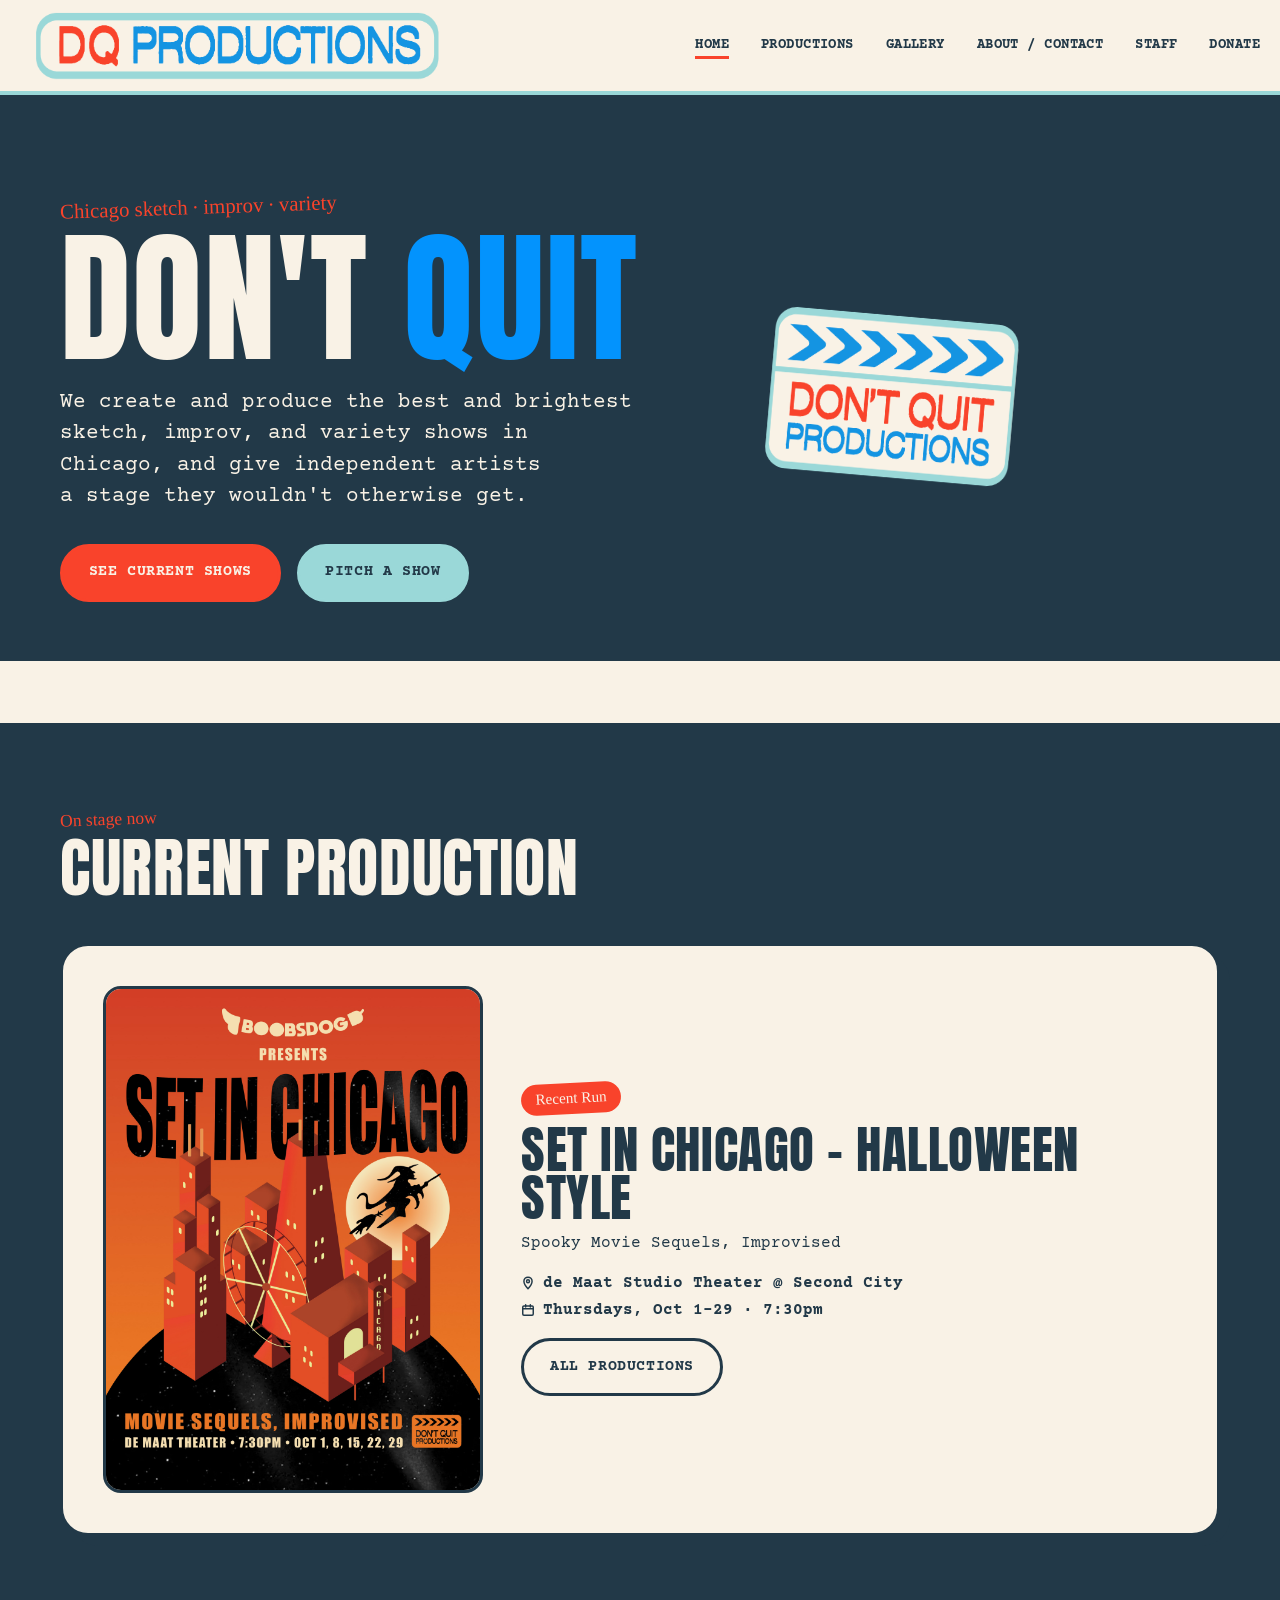
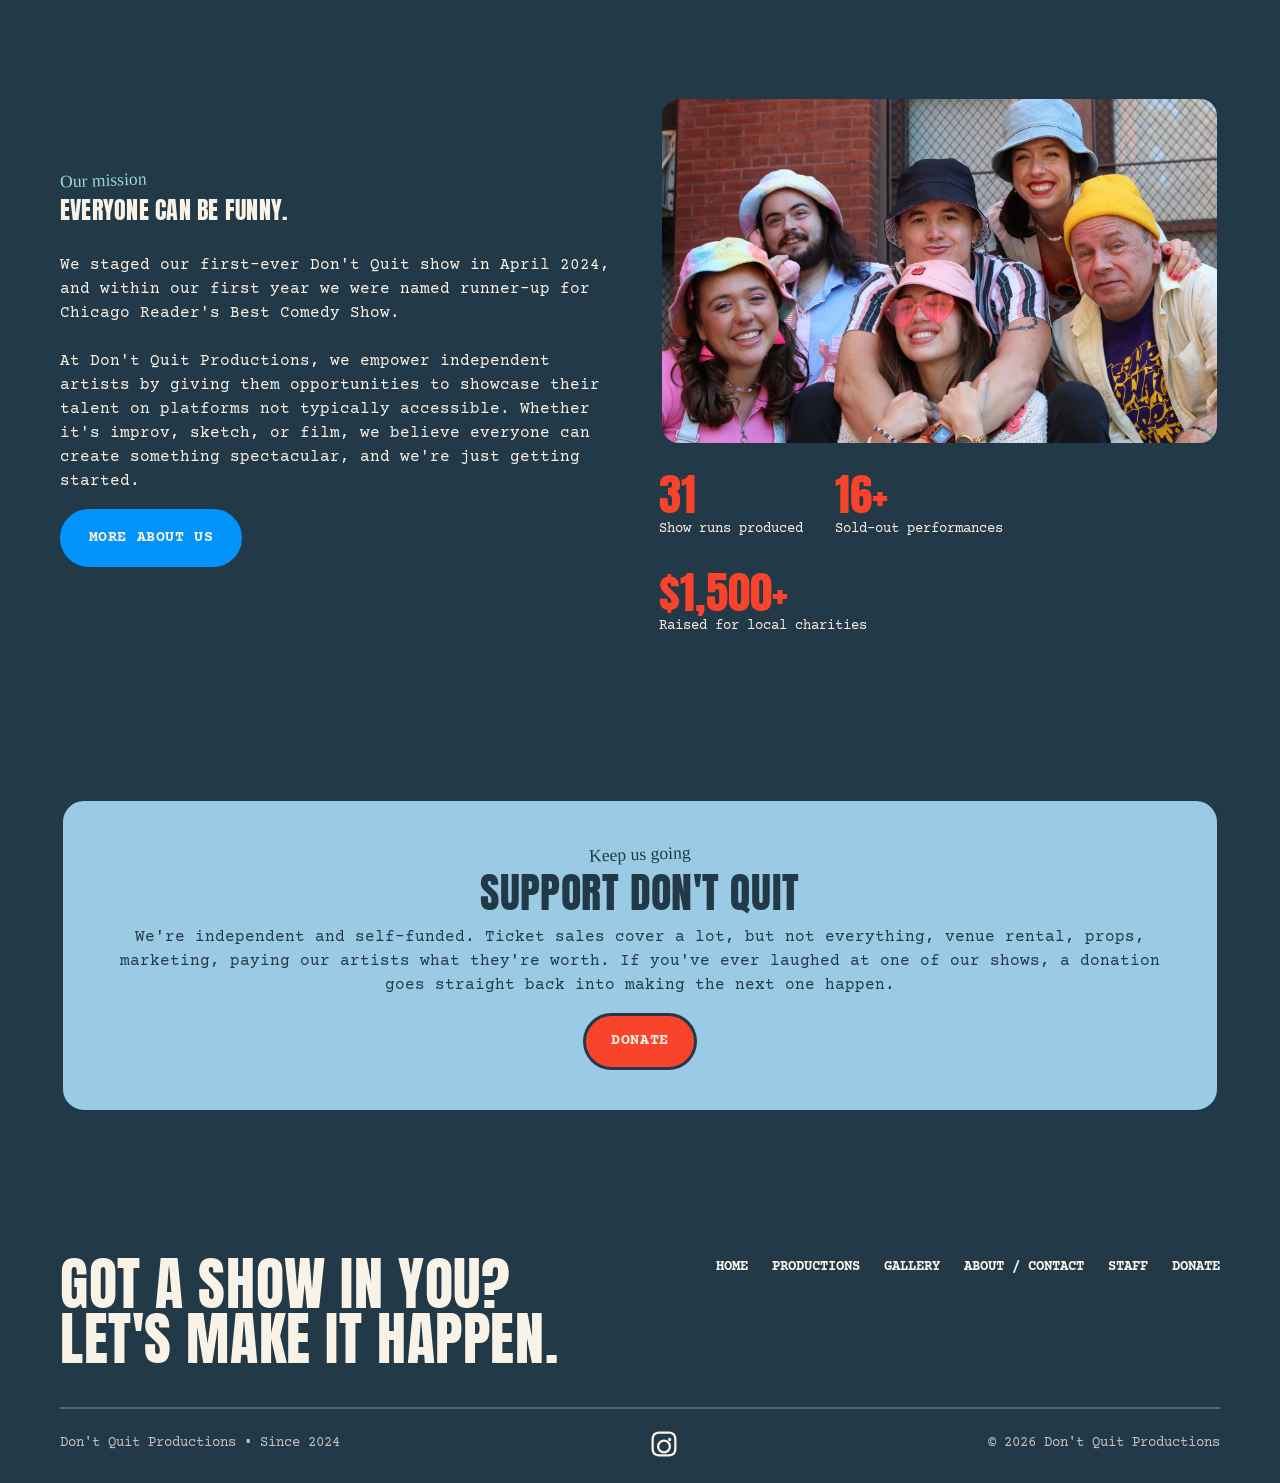
<file: index.html>
<!doctype html>
<html lang="en">
<head>
<meta charset="UTF-8">
<meta name="viewport" content="width=device-width, initial-scale=1.0">
<title>Don't Quit Productions | Chicago Sketch, Improv &amp; Variety</title>
<meta name="description" content="Don't Quit Productions creates and produces sketch, improv, and variety shows in Chicago, giving independent artists a stage they wouldn't otherwise get.">
<link rel="icon" href="/assets/img/dqp-mark.png">
<link rel="preconnect" href="https://fonts.googleapis.com">
<link rel="preconnect" href="https://fonts.gstatic.com" crossorigin>
<link href="https://fonts.googleapis.com/css2?family=Anton&family=Courier+Prime:ital,wght@0,400;0,700;1,400;1,700&family=Permanent+Marker&display=swap" rel="stylesheet">
<link rel="stylesheet" href="/css/style.css">
</head>
<body>

<header class="site-header">
  <div class="wrap nav">
    <a href="/" class="nav__logo"><img src="/assets/img/dqp-lockup-horizontal-cropped.png" alt="Don't Quit Productions"></a>
    <button class="nav__toggle" aria-label="Toggle menu"><span></span><span></span><span></span></button>
    <ul class="nav__links">
      <li><a href="/" class="is-active">Home</a></li>
      <li><a href="/productions.html">Productions</a></li>
      <li><a href="/gallery.html">Gallery</a></li>
      <li><a href="/about.html">About / Contact</a></li>
      <li><a href="/staff.html">Staff</a></li>
      <li><a href="/#donate">Donate</a></li>
    </ul>
  </div>
</header>

<section class="hero">
  <div class="wrap hero__row">
    <div>
      <span class="hero__eyebrow" id="hero-eyebrow">Chicago sketch · improv · variety</span>
      <h1 id="hero-title">Don't <span>Quit</span></h1>
      <p class="hero__sub" id="hero-sub">
        We create and produce the best and brightest sketch, improv, and variety shows in Chicago,
        and give independent artists a stage they wouldn't otherwise get.
      </p>
      <div class="hero__ctas">
        <a href="/productions.html" class="btn btn-red">See Current Shows</a>
        <a href="/about.html" class="btn btn-mint">Pitch a Show</a>
      </div>
    </div>
    <img class="hero__badge" src="/assets/img/dqp-lockup-full-cropped.png" alt="Don't Quit Productions">
  </div>
</section>

<div class="marquee">
  <div class="marquee__track" id="marquee-track">Loading shows <span>&bull;</span></div>
</div>

<section>
  <div class="wrap">
    <div class="section-head">
      <div>
        <span class="eyebrow">On stage now</span>
        <h2 id="spotlight-heading">Current Production</h2>
      </div>
    </div>
    <div class="spotlight" id="spotlight">
      <div class="spotlight__poster"></div>
      <div><p>Loading current show…</p></div>
    </div>
  </div>
</section>

<section class="section--navy">
  <div class="wrap mission">
    <div>
      <span class="eyebrow" id="mission-eyebrow">Our mission</span>
      <h2 id="mission-title">Everyone can be funny.</h2>
      <p class="mt-2" id="mission-body">
        At Don't Quit Productions, we empower independent artists by giving them opportunities to
        showcase their talent on platforms not typically accessible.
      </p>
      <a href="/about.html" class="btn btn-blue">More About Us</a>
    </div>
    <div>
      <div class="mission__media"><img id="mission-photo" src="" alt="Don't Quit Productions"></div>
      <div class="mission__stats" id="mission-stats"></div>
    </div>
  </div>
</section>

<section id="donate">
  <div class="wrap">
    <div class="pitch-box pitch-box--support">
      <span class="eyebrow" id="support-eyebrow">Keep us going</span>
      <h3 id="support-title">Support Don't Quit</h3>
      <p id="support-body">Loading&hellip;</p>
      <a class="btn btn-red" id="support-cta" href="#">Donate</a>
    </div>
  </div>
</section>

<footer class="site-footer">
  <div class="wrap">
    <div class="footer-top">
      <h2>Got a show in you? Let's make it happen.</h2>
      <ul class="footer-links">
        <li><a href="/">Home</a></li>
        <li><a href="/productions.html">Productions</a></li>
        <li><a href="/gallery.html">Gallery</a></li>
        <li><a href="/about.html">About / Contact</a></li>
        <li><a href="/staff.html">Staff</a></li>
        <li><a href="/#donate">Donate</a></li>
      </ul>
    </div>
    <div class="footer-bottom">
      <span>Don't Quit Productions • Since 2024</span>
      <div class="footer-links" id="social-links"></div>
      <span>&copy; <span id="footer-year"></span> Don't Quit Productions</span>
    </div>
  </div>
</footer>

<script src="/js/main.js"></script>
<script src="/js/home.js"></script>
<script src="https://identity.netlify.com/v1/netlify-identity-widget.js"></script>
<script>
  if (window.netlifyIdentity) {
    window.netlifyIdentity.on("init", user => {
      if (!user) {
        window.netlifyIdentity.on("login", () => { document.location.href = "/admin/"; });
      }
    });
  }
</script>
</body>
</html>
</file>
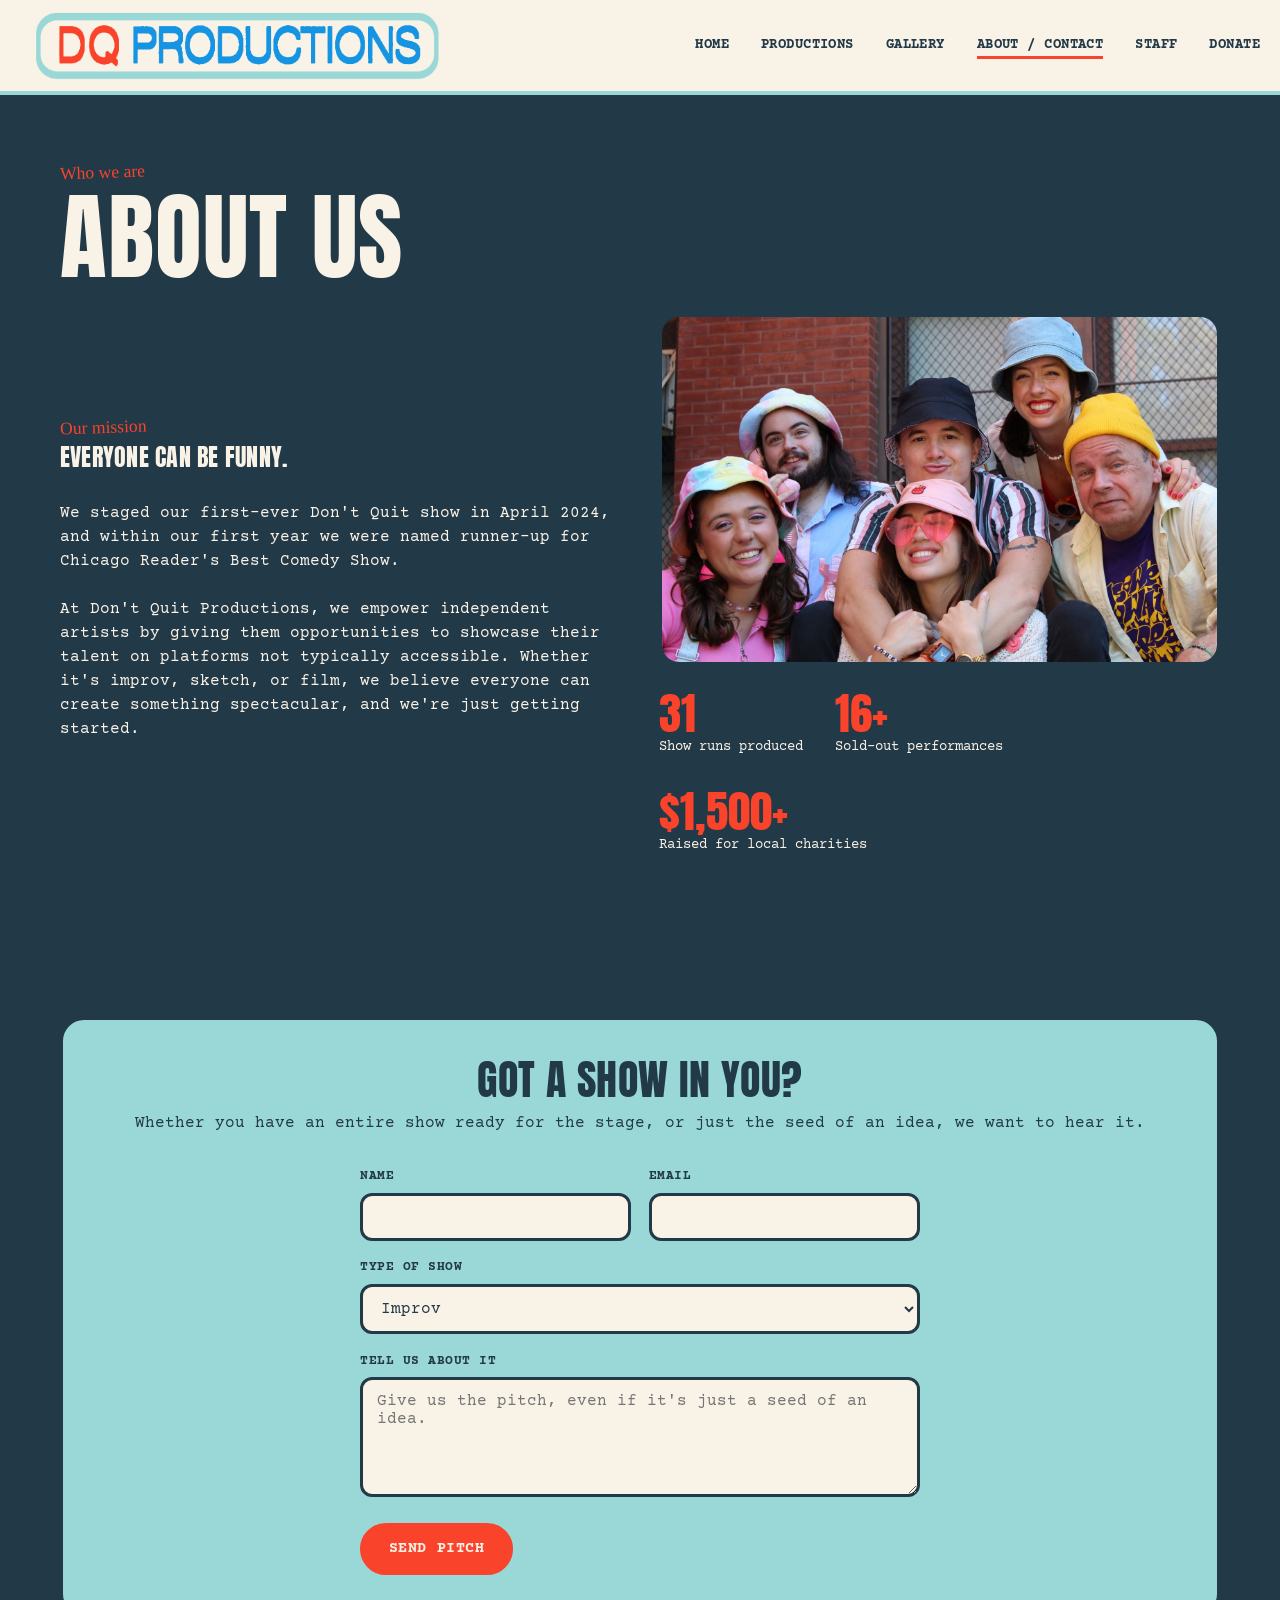
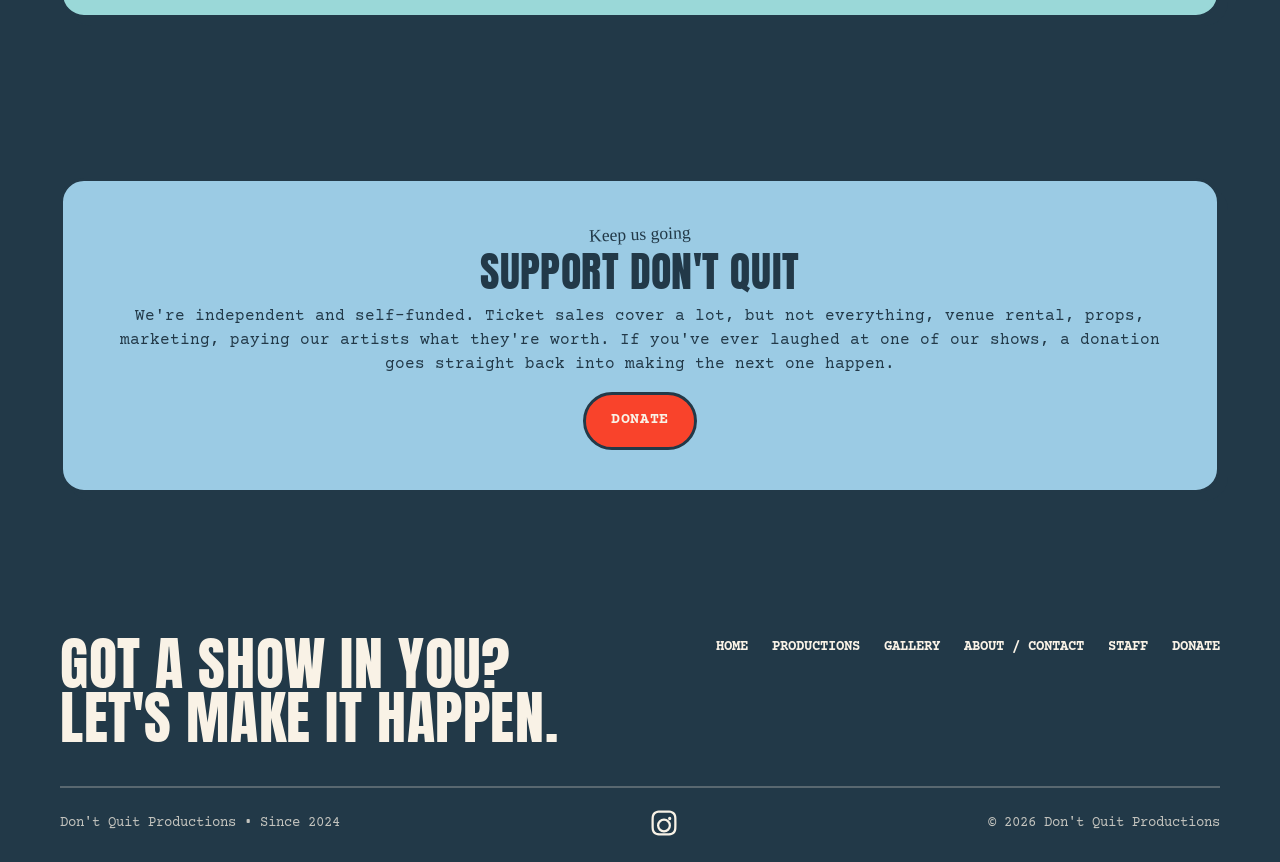
<file: about.html>
<!doctype html>
<html lang="en">
<head>
<meta charset="UTF-8">
<meta name="viewport" content="width=device-width, initial-scale=1.0">
<title>About &amp; Contact | Don't Quit Productions</title>
<meta name="description" content="Learn about Don't Quit Productions' mission and how to pitch a show.">
<link rel="icon" href="/assets/img/dqp-mark.png">
<link rel="preconnect" href="https://fonts.googleapis.com">
<link rel="preconnect" href="https://fonts.gstatic.com" crossorigin>
<link href="https://fonts.googleapis.com/css2?family=Anton&family=Courier+Prime:ital,wght@0,400;0,700;1,400;1,700&family=Permanent+Marker&display=swap" rel="stylesheet">
<link rel="stylesheet" href="/css/style.css">
</head>
<body>

<header class="site-header">
  <div class="wrap nav">
    <a href="/" class="nav__logo"><img src="/assets/img/dqp-lockup-horizontal-cropped.png" alt="Don't Quit Productions"></a>
    <button class="nav__toggle" aria-label="Toggle menu"><span></span><span></span><span></span></button>
    <ul class="nav__links">
      <li><a href="/">Home</a></li>
      <li><a href="/productions.html">Productions</a></li>
      <li><a href="/gallery.html">Gallery</a></li>
      <li><a href="/about.html" class="is-active">About / Contact</a></li>
      <li><a href="/staff.html">Staff</a></li>
      <li><a href="/#donate">Donate</a></li>
    </ul>
  </div>
</header>

<section class="page-hero">
  <div class="wrap">
    <span class="eyebrow">Who we are</span>
    <h1>About Us</h1>
  </div>
</section>

<section style="padding-top:0;">
  <div class="wrap mission">
    <div>
      <span class="eyebrow" id="mission-eyebrow">Our mission</span>
      <h2 id="mission-title">Everyone can be funny.</h2>
      <p class="mt-2" id="mission-body">Loading…</p>
    </div>
    <div>
      <div class="mission__media"><img id="mission-photo" src="" alt="Don't Quit Productions"></div>
      <div class="mission__stats" id="mission-stats"></div>
    </div>
  </div>
</section>

<section class="section--navy">
  <div class="wrap">
    <div class="pitch-box">
      <h3 id="pitch-title">Got a show in you?</h3>
      <p id="pitch-body">Whether you have an entire show ready for the stage, or just the seed of an idea, we want to hear it.</p>

      <form name="pitch" method="POST" data-netlify="true" netlify-honeypot="bot-field" action="/thank-you.html" class="contact-form">
        <input type="hidden" name="form-name" value="pitch">
        <p class="visually-hidden">
          <label>Don't fill this out if you're human: <input name="bot-field"></label>
        </p>

        <div class="field-row">
          <div>
            <label for="pitch-name">Name</label>
            <input id="pitch-name" name="name" type="text" required>
          </div>
          <div>
            <label for="pitch-email">Email</label>
            <input id="pitch-email" name="email" type="email" required>
          </div>
        </div>

        <div>
          <label for="pitch-type">Type of show</label>
          <select id="pitch-type" name="show_type">
            <option>Improv</option>
            <option>Sketch</option>
            <option>Variety</option>
            <option>Film</option>
            <option>Other</option>
          </select>
        </div>

        <div>
          <label for="pitch-message">Tell us about it</label>
          <textarea id="pitch-message" name="message" required placeholder="Give us the pitch, even if it's just a seed of an idea."></textarea>
        </div>

        <button type="submit" class="btn btn-red">Send Pitch</button>
      </form>
    </div>
  </div>
</section>

<section>
  <div class="wrap">
    <div class="pitch-box pitch-box--support">
      <span class="eyebrow" id="support-eyebrow">Keep us going</span>
      <h3 id="support-title">Support Don't Quit</h3>
      <p id="support-body">Loading&hellip;</p>
      <a class="btn btn-red" id="support-cta" href="#">Donate</a>
    </div>
  </div>
</section>

<footer class="site-footer">
  <div class="wrap">
    <div class="footer-top">
      <h2>Got a show in you? Let's make it happen.</h2>
      <ul class="footer-links">
        <li><a href="/">Home</a></li>
        <li><a href="/productions.html">Productions</a></li>
        <li><a href="/gallery.html">Gallery</a></li>
        <li><a href="/about.html">About / Contact</a></li>
        <li><a href="/staff.html">Staff</a></li>
        <li><a href="/#donate">Donate</a></li>
      </ul>
    </div>
    <div class="footer-bottom">
      <span>Don't Quit Productions • Since 2024</span>
      <div class="footer-links" id="social-links"></div>
      <span>&copy; <span id="footer-year"></span> Don't Quit Productions</span>
    </div>
  </div>
</footer>

<script src="/js/main.js"></script>
<script src="/js/about.js"></script>
</body>
</html>
</file>
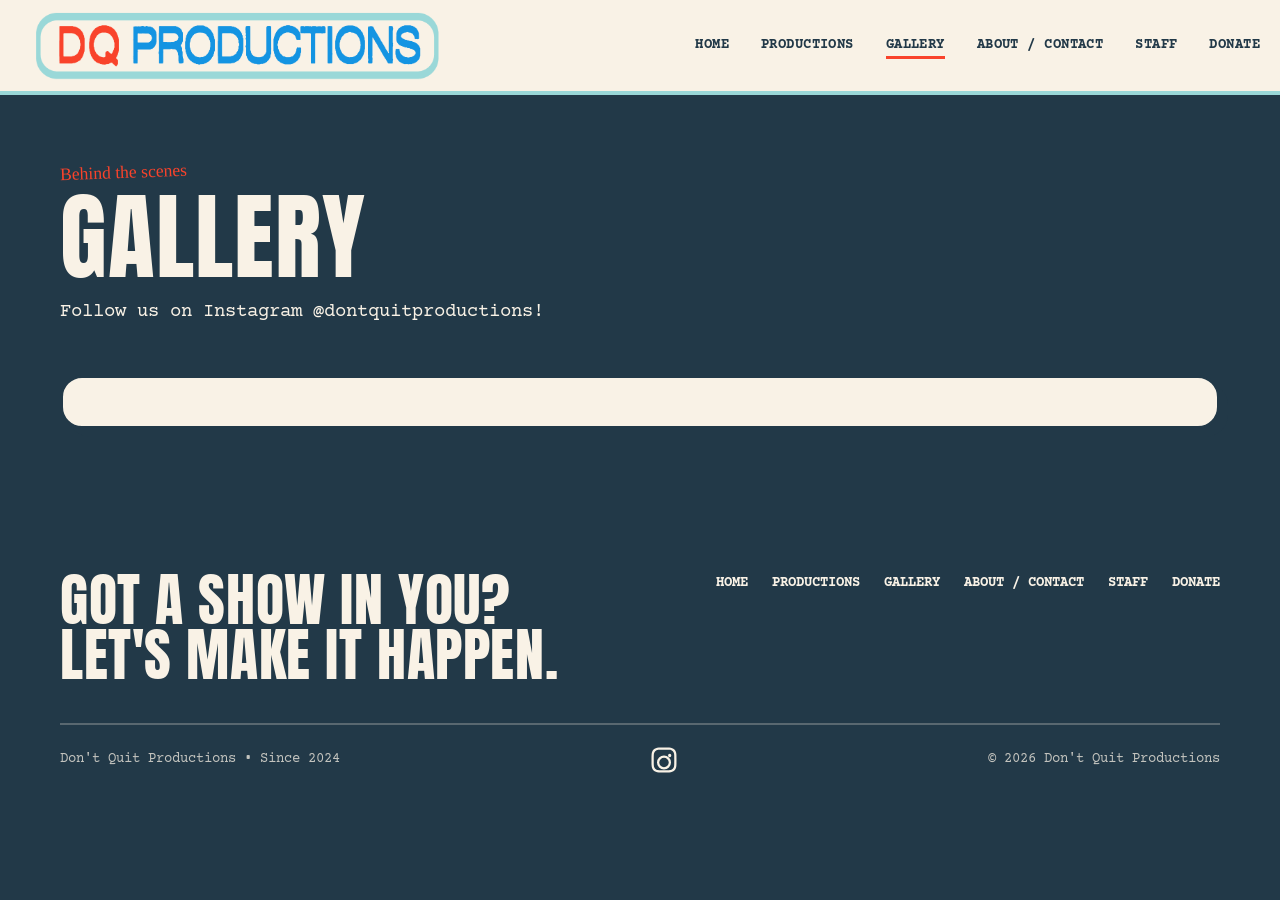
<file: gallery.html>
<!doctype html>
<html lang="en">
<head>
<meta charset="UTF-8">
<meta name="viewport" content="width=device-width, initial-scale=1.0">
<title>Gallery | Don't Quit Productions</title>
<meta name="description" content="Photos from Don't Quit Productions shows and events, straight from Instagram.">
<link rel="icon" href="/assets/img/dqp-mark.png">
<link rel="preconnect" href="https://fonts.googleapis.com">
<link rel="preconnect" href="https://fonts.gstatic.com" crossorigin>
<link href="https://fonts.googleapis.com/css2?family=Anton&family=Courier+Prime:ital,wght@0,400;0,700;1,400;1,700&family=Permanent+Marker&display=swap" rel="stylesheet">
<link rel="stylesheet" href="/css/style.css">
</head>
<body>

<header class="site-header">
  <div class="wrap nav">
    <a href="/" class="nav__logo"><img src="/assets/img/dqp-lockup-horizontal-cropped.png" alt="Don't Quit Productions"></a>
    <button class="nav__toggle" aria-label="Toggle menu"><span></span><span></span><span></span></button>
    <ul class="nav__links">
      <li><a href="/">Home</a></li>
      <li><a href="/productions.html">Productions</a></li>
      <li><a href="/gallery.html" class="is-active">Gallery</a></li>
      <li><a href="/about.html">About / Contact</a></li>
      <li><a href="/staff.html">Staff</a></li>
      <li><a href="/#donate">Donate</a></li>
    </ul>
  </div>
</header>

<section class="page-hero">
  <div class="wrap">
    <span class="eyebrow" id="gallery-eyebrow">Behind the scenes</span>
    <h1 id="gallery-title">Gallery</h1>
    <p id="gallery-intro">Straight from our Instagram, updates automatically whenever we post.</p>
  </div>
</section>

<section style="padding-top:0;">
  <div class="wrap">
    <div class="instagram-embed-frame">
      <behold-widget feed-id="ZQIx2q9MjyYMK7ANt0Fi"></behold-widget>
    </div>
  </div>
</section>

<script>
  (() => {
    if (window.__bhldScript) return;
    window.__bhldScript = true;
    const s = document.createElement('script');
    s.type = 'module';
    s.src = 'https://w.behold.so/widget.js';
    setTimeout(() => { document.head.append(s); }, 0);
  })();
</script>

<footer class="site-footer">
  <div class="wrap">
    <div class="footer-top">
      <h2>Got a show in you? Let's make it happen.</h2>
      <ul class="footer-links">
        <li><a href="/">Home</a></li>
        <li><a href="/productions.html">Productions</a></li>
        <li><a href="/gallery.html">Gallery</a></li>
        <li><a href="/about.html">About / Contact</a></li>
        <li><a href="/staff.html">Staff</a></li>
        <li><a href="/#donate">Donate</a></li>
      </ul>
    </div>
    <div class="footer-bottom">
      <span>Don't Quit Productions • Since 2024</span>
      <div class="footer-links" id="social-links"></div>
      <span>&copy; <span id="footer-year"></span> Don't Quit Productions</span>
    </div>
  </div>
</footer>

<script src="/js/main.js"></script>
<script src="/js/gallery.js"></script>
</body>
</html>
</file>
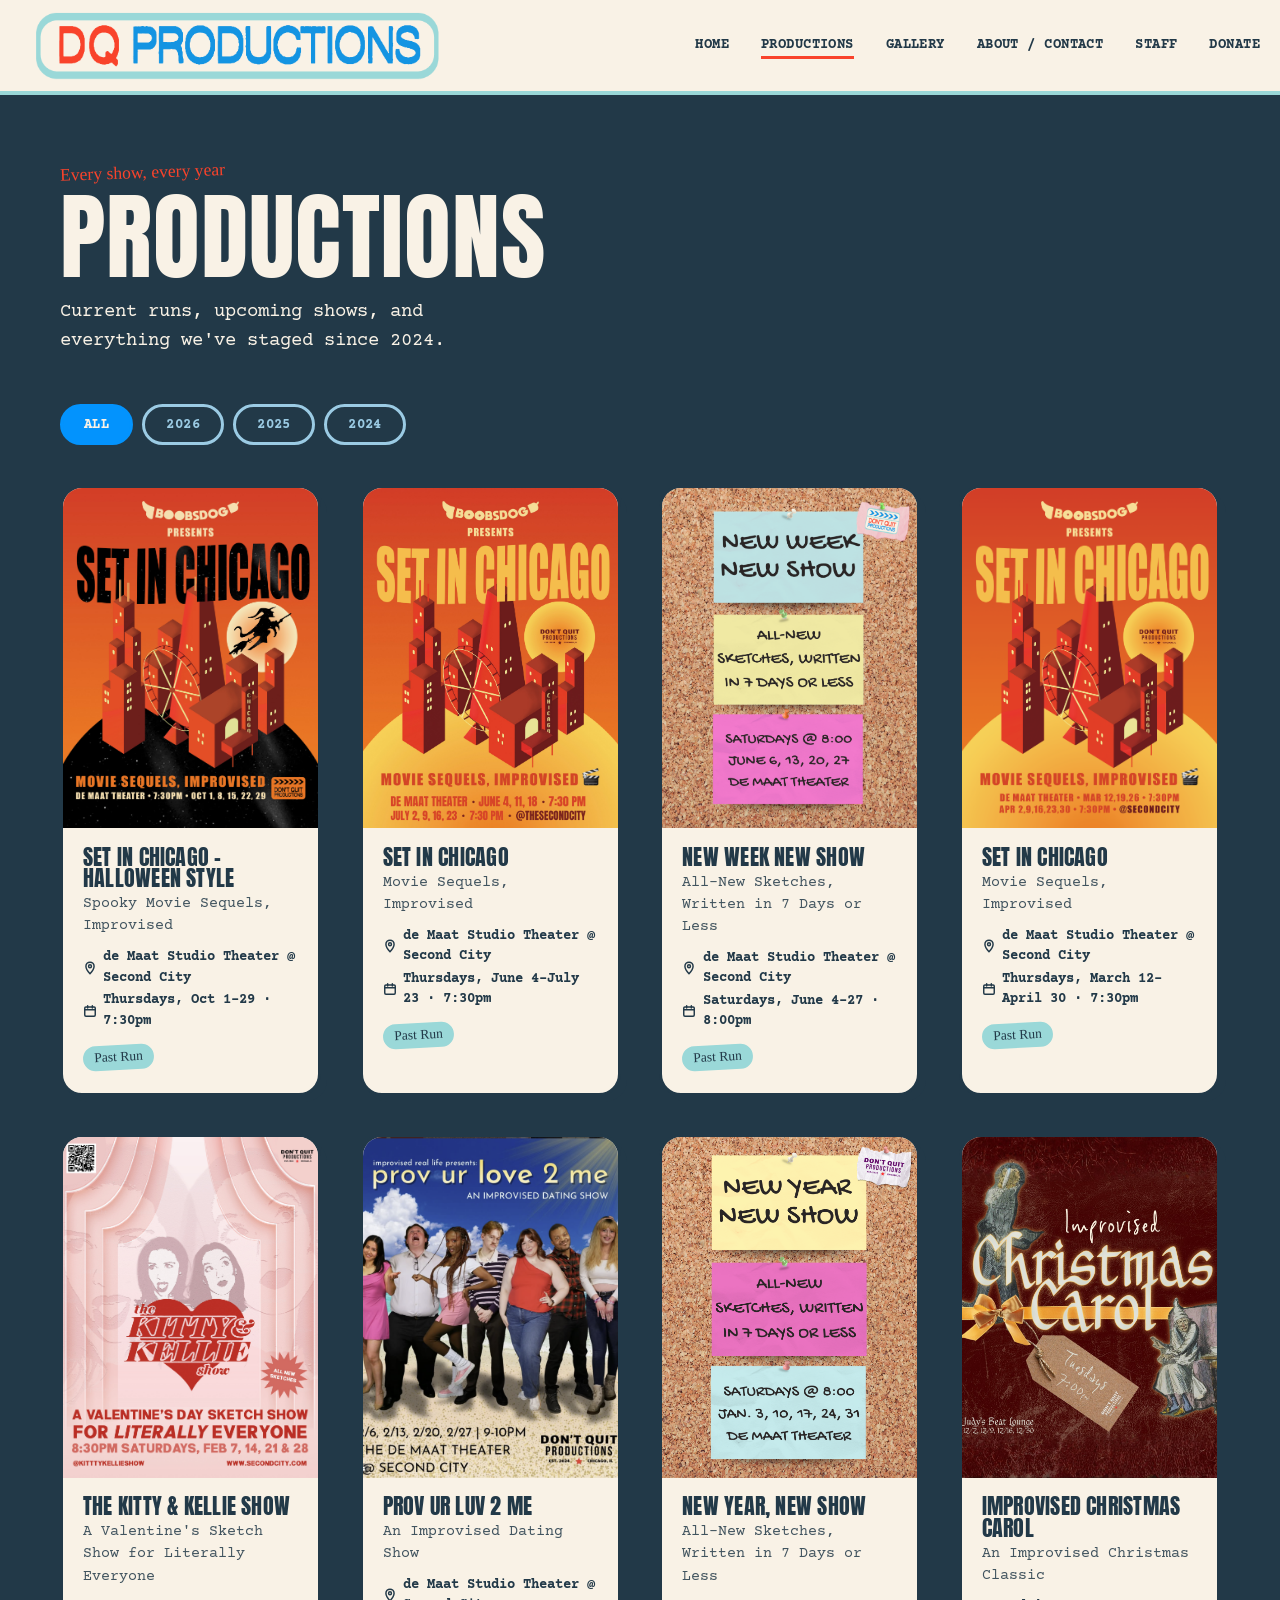
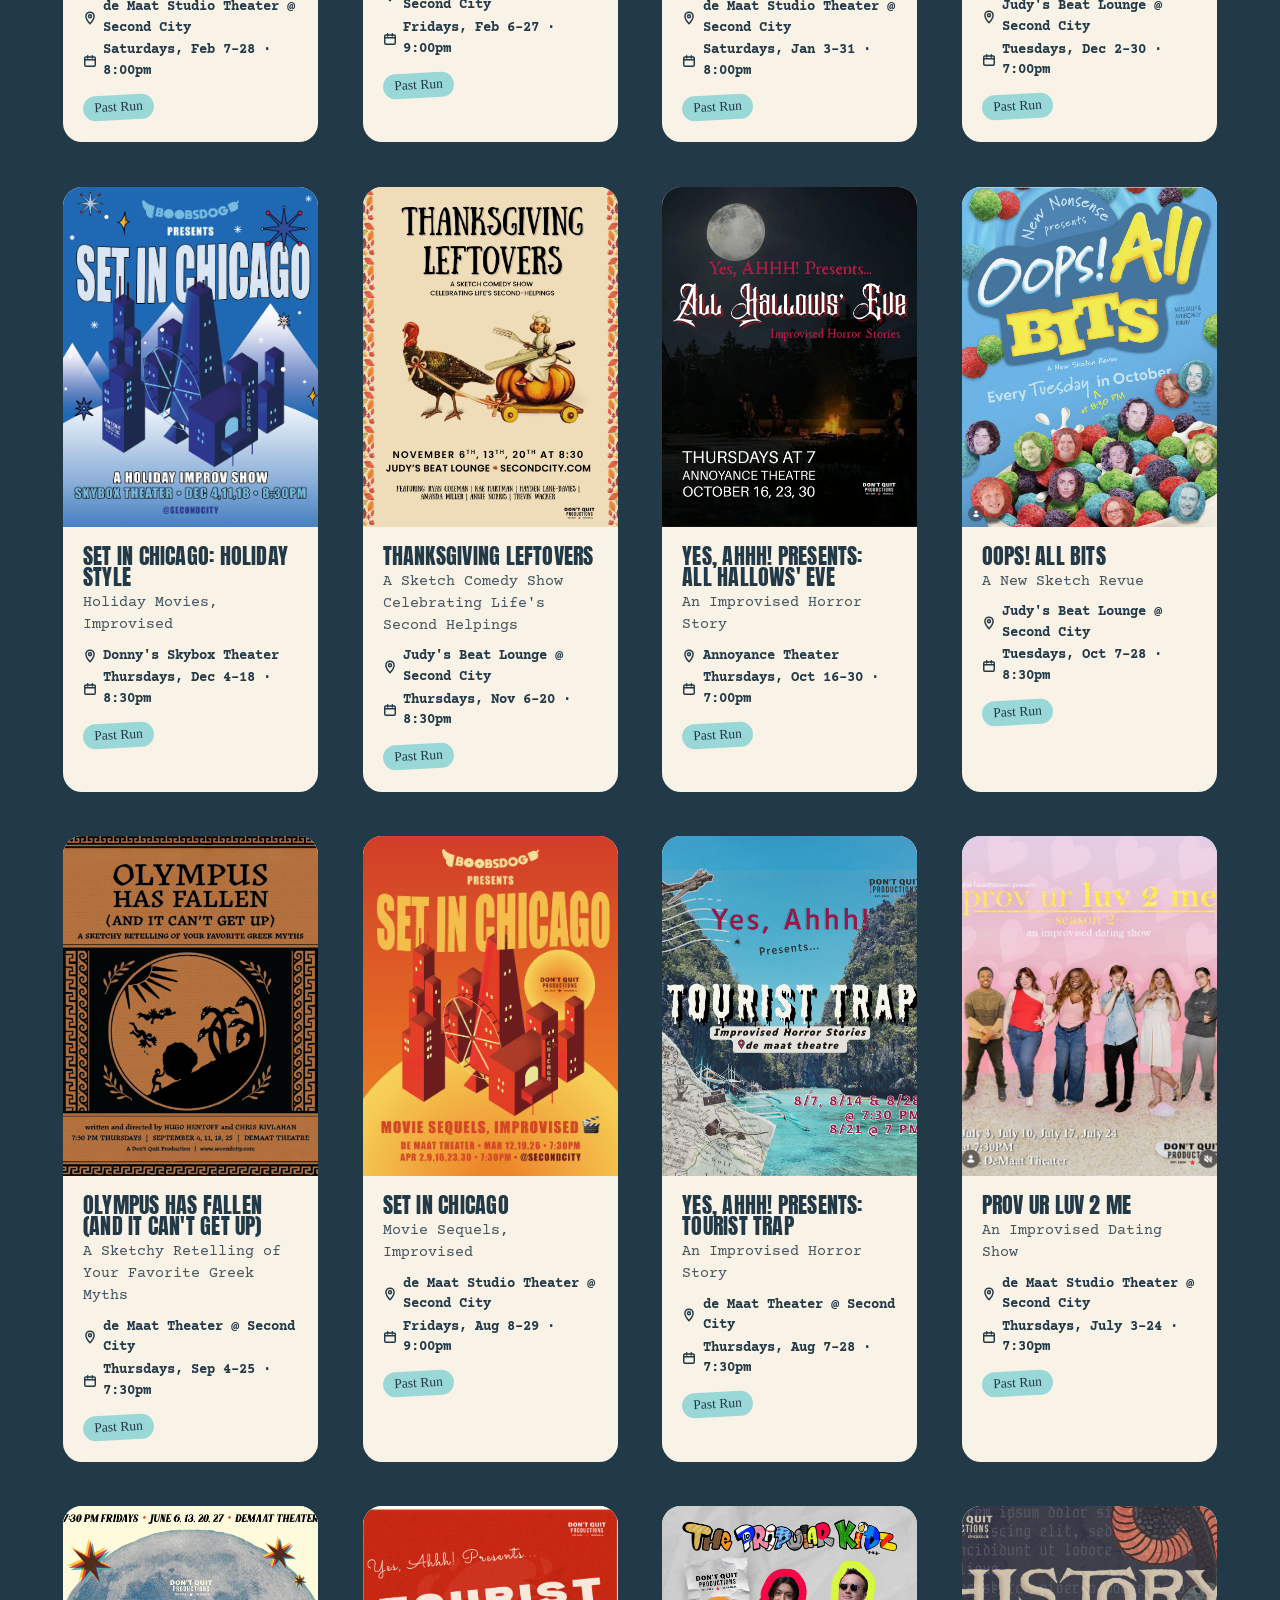
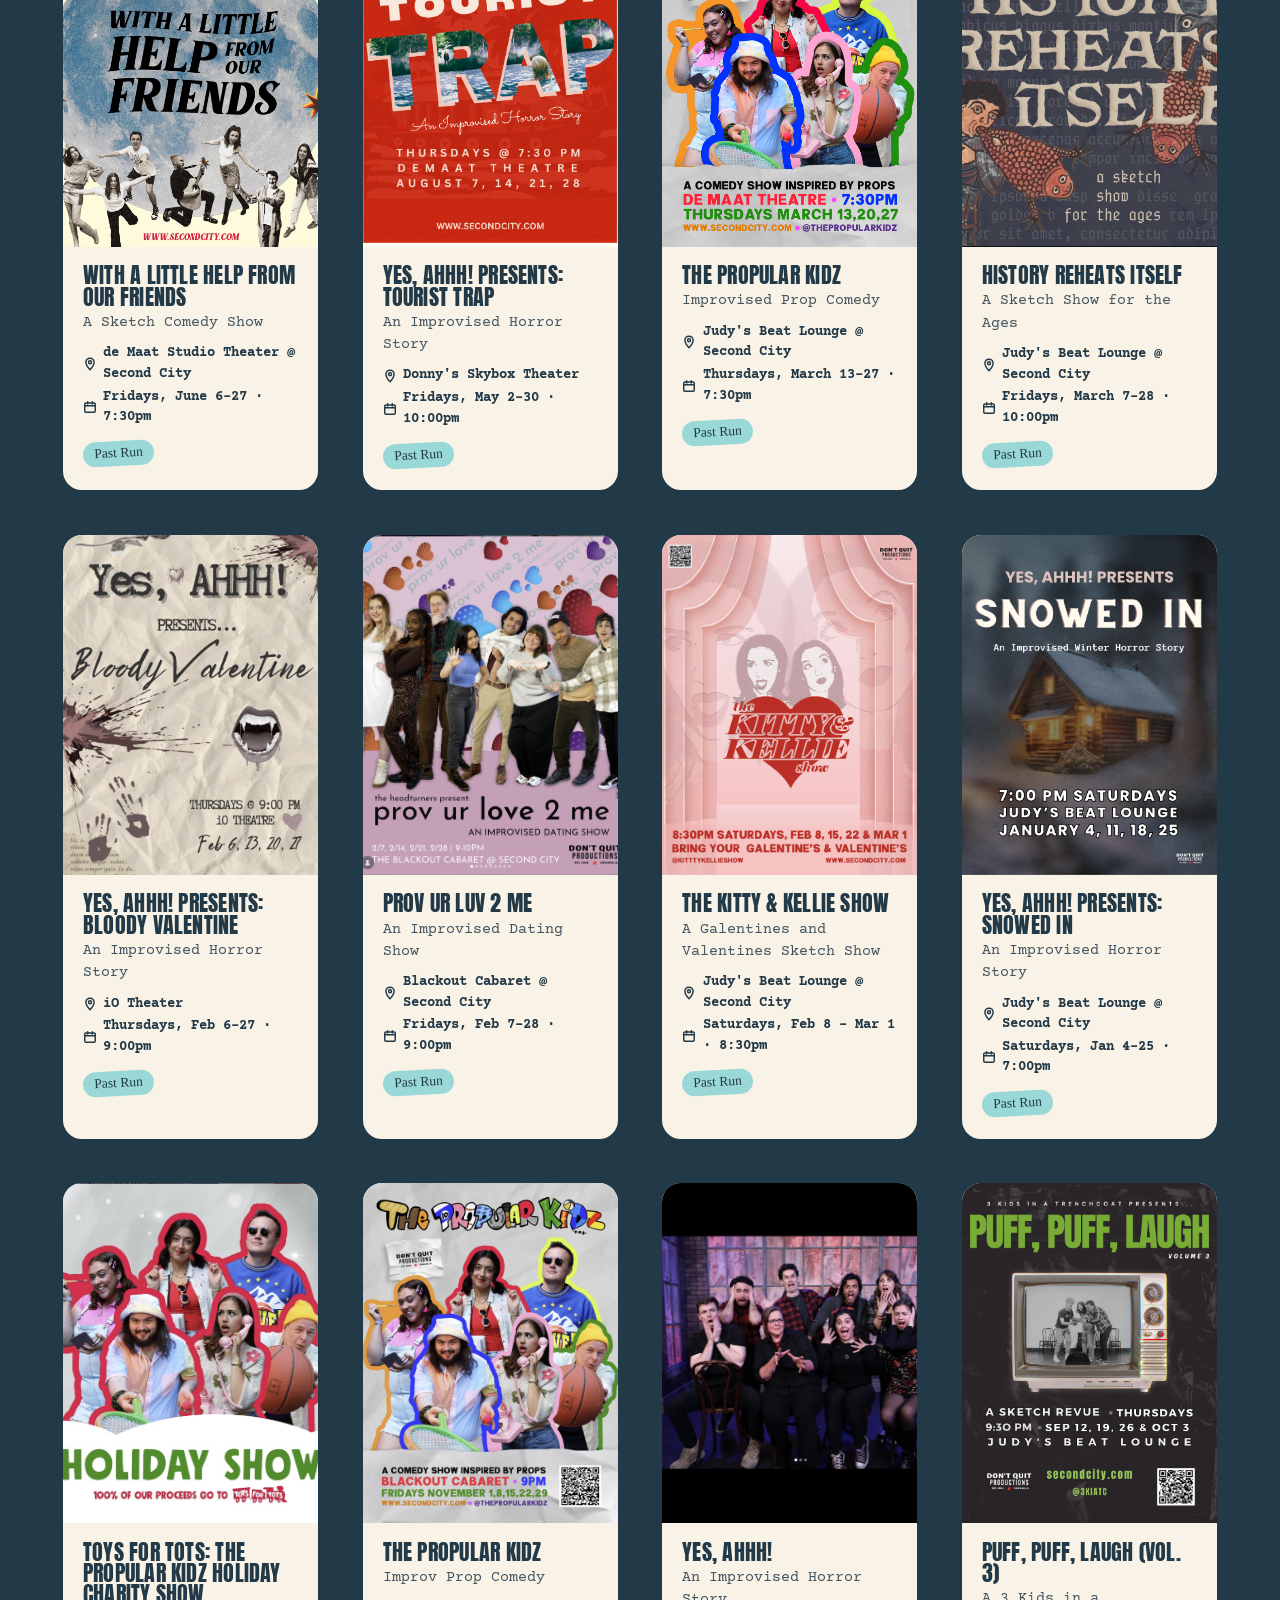
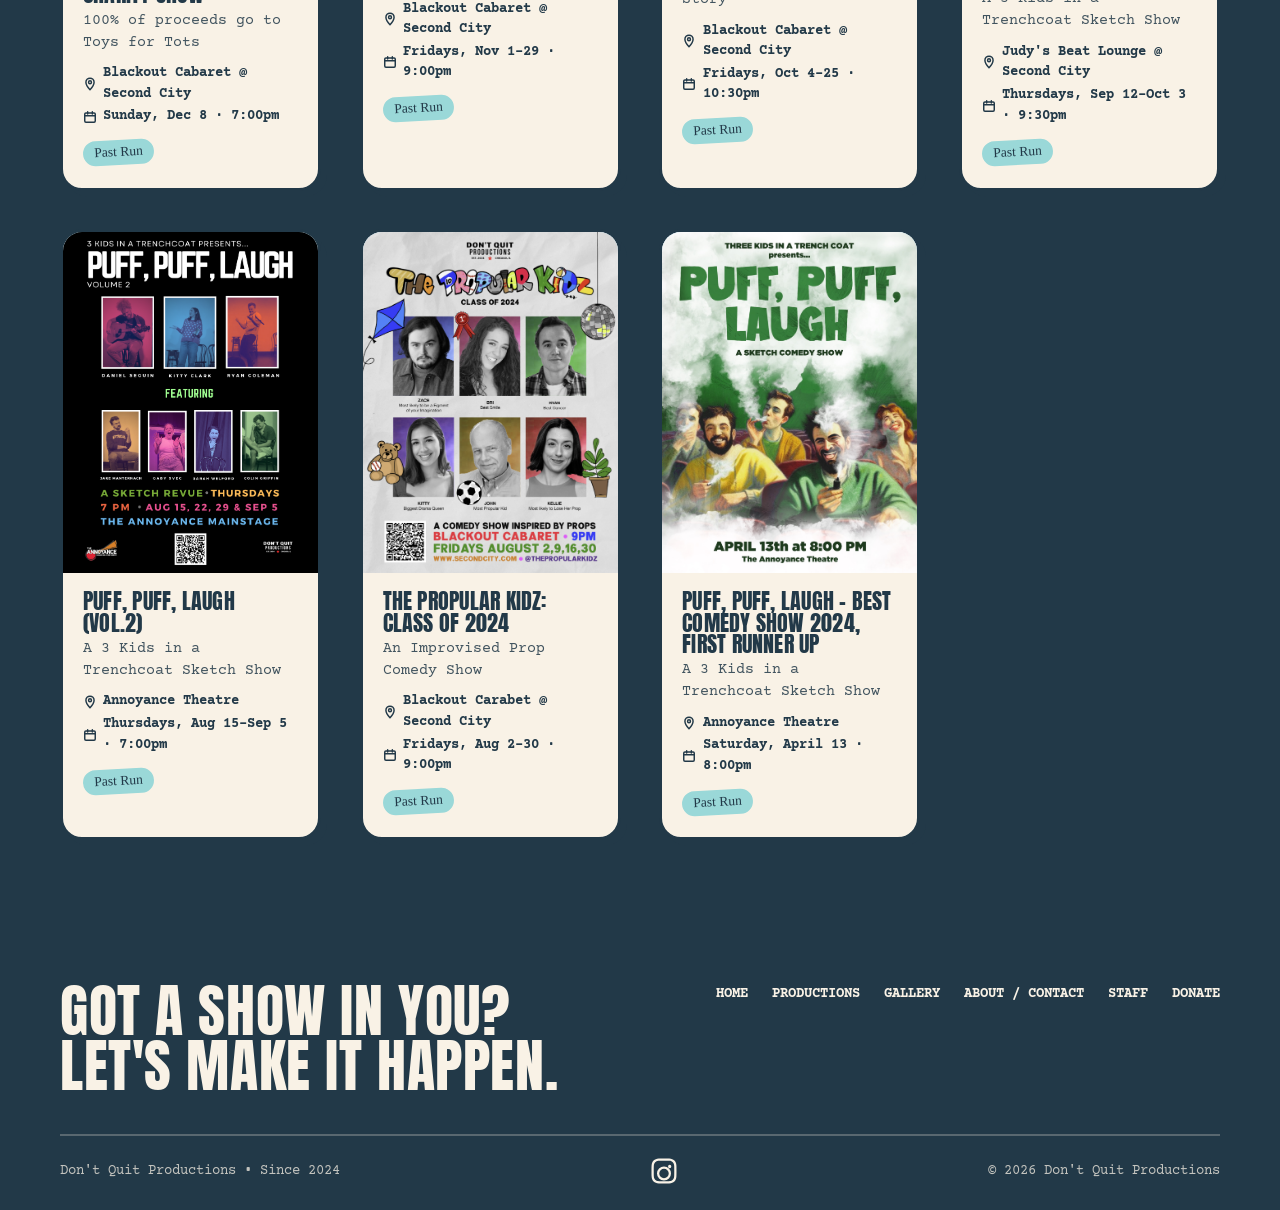
<file: productions.html>
<!doctype html>
<html lang="en">
<head>
<meta charset="UTF-8">
<meta name="viewport" content="width=device-width, initial-scale=1.0">
<title>Productions | Don't Quit Productions</title>
<meta name="description" content="Current, upcoming, and past sketch, improv, and variety shows from Don't Quit Productions.">
<link rel="icon" href="/assets/img/dqp-mark.png">
<link rel="preconnect" href="https://fonts.googleapis.com">
<link rel="preconnect" href="https://fonts.gstatic.com" crossorigin>
<link href="https://fonts.googleapis.com/css2?family=Anton&family=Courier+Prime:ital,wght@0,400;0,700;1,400;1,700&family=Permanent+Marker&display=swap" rel="stylesheet">
<link rel="stylesheet" href="/css/style.css">
</head>
<body>

<header class="site-header">
  <div class="wrap nav">
    <a href="/" class="nav__logo"><img src="/assets/img/dqp-lockup-horizontal-cropped.png" alt="Don't Quit Productions"></a>
    <button class="nav__toggle" aria-label="Toggle menu"><span></span><span></span><span></span></button>
    <ul class="nav__links">
      <li><a href="/">Home</a></li>
      <li><a href="/productions.html" class="is-active">Productions</a></li>
      <li><a href="/gallery.html">Gallery</a></li>
      <li><a href="/about.html">About / Contact</a></li>
      <li><a href="/staff.html">Staff</a></li>
      <li><a href="/#donate">Donate</a></li>
    </ul>
  </div>
</header>

<section class="page-hero">
  <div class="wrap">
    <span class="eyebrow">Every show, every year</span>
    <h1>Productions</h1>
    <p>Current runs, upcoming shows, and everything we've staged since 2024.</p>
  </div>
</section>

<section style="padding-top:0;">
  <div class="wrap">
    <div class="year-tabs" id="year-tabs"></div>
    <div class="show-grid" id="show-grid"></div>
  </div>
</section>

<footer class="site-footer">
  <div class="wrap">
    <div class="footer-top">
      <h2>Got a show in you? Let's make it happen.</h2>
      <ul class="footer-links">
        <li><a href="/">Home</a></li>
        <li><a href="/productions.html">Productions</a></li>
        <li><a href="/gallery.html">Gallery</a></li>
        <li><a href="/about.html">About / Contact</a></li>
        <li><a href="/staff.html">Staff</a></li>
        <li><a href="/#donate">Donate</a></li>
      </ul>
    </div>
    <div class="footer-bottom">
      <span>Don't Quit Productions • Since 2024</span>
      <div class="footer-links" id="social-links"></div>
      <span>&copy; <span id="footer-year"></span> Don't Quit Productions</span>
    </div>
  </div>
</footer>

<script src="/js/main.js"></script>
<script src="/js/productions.js"></script>
</body>
</html>
</file>
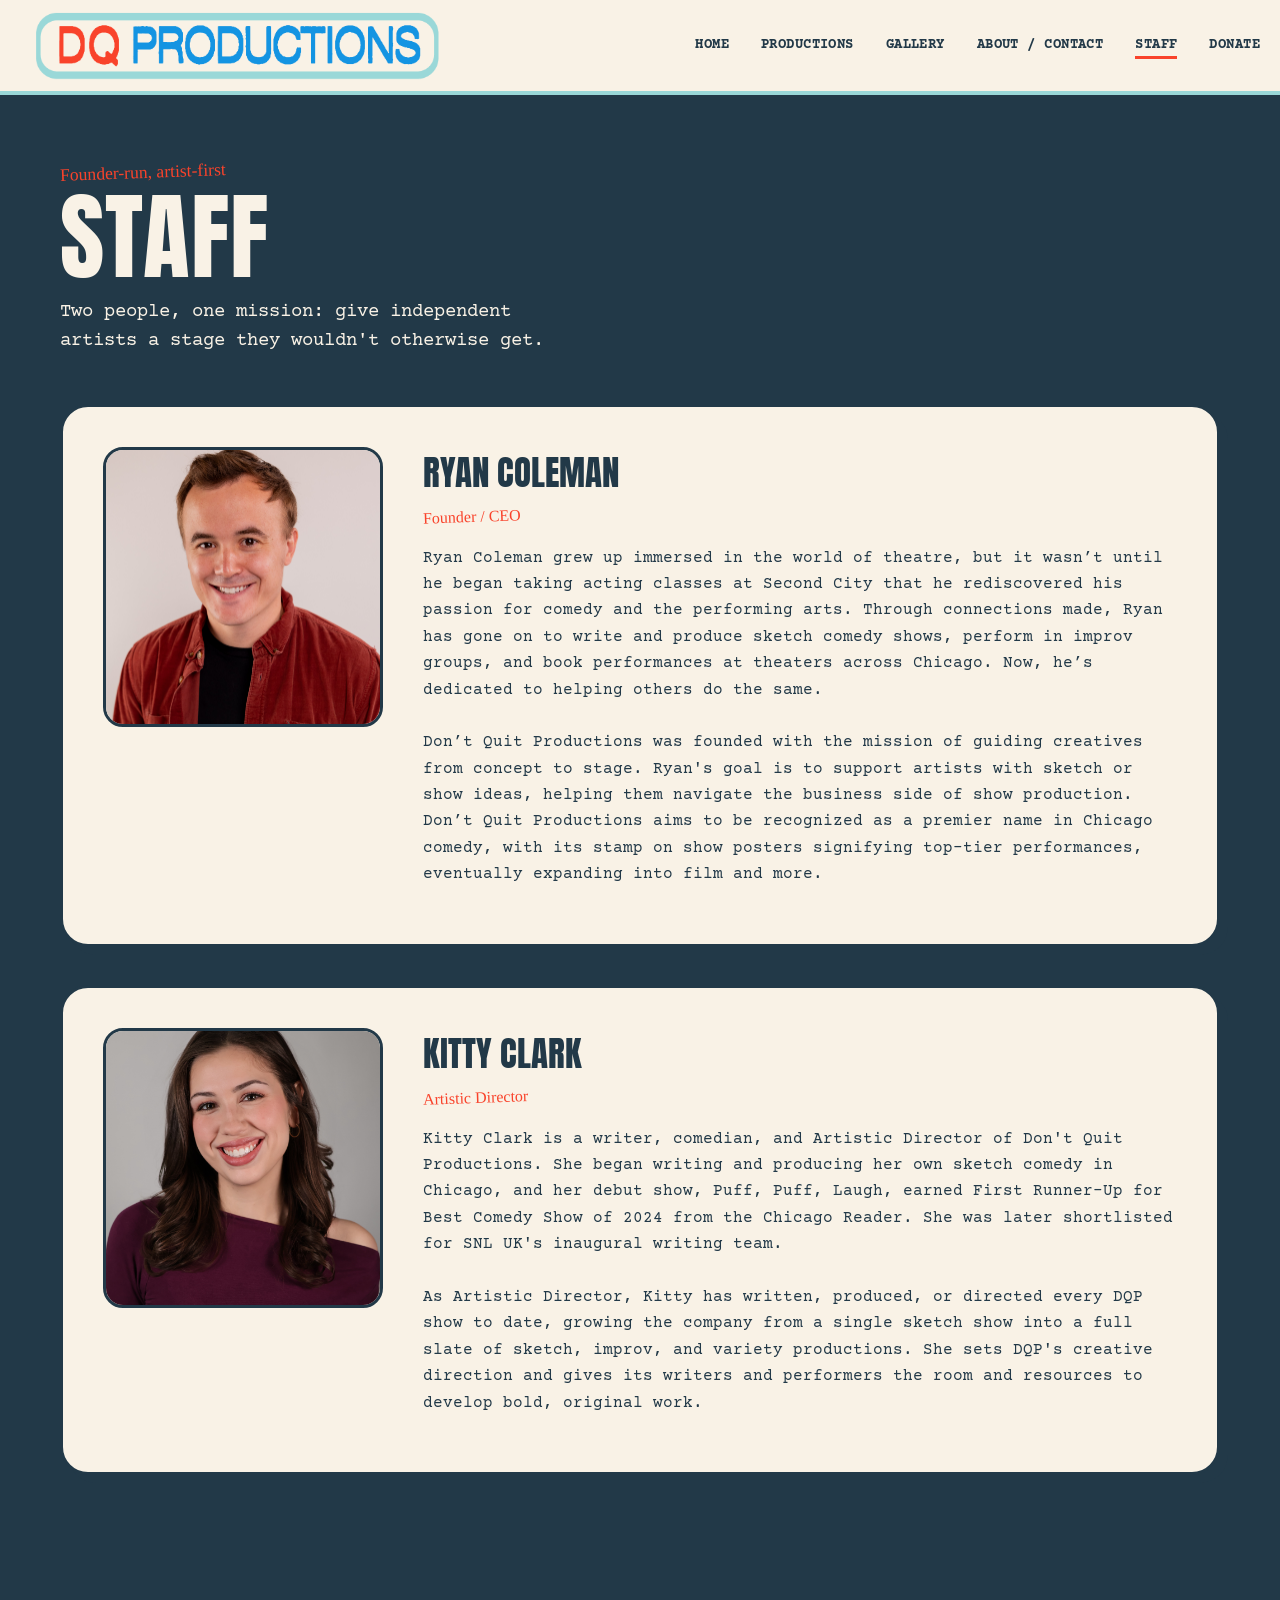
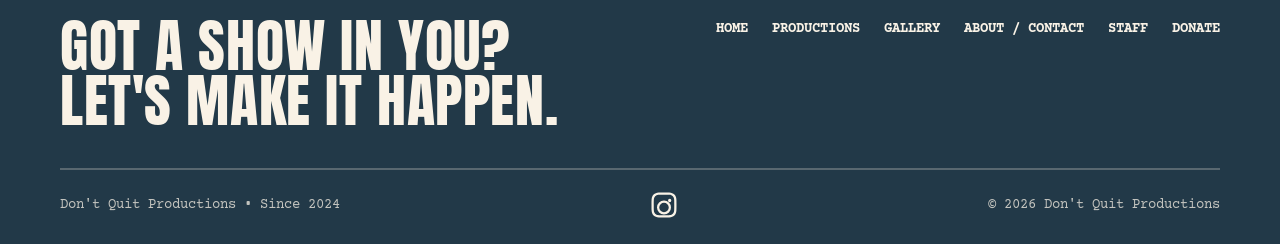
<file: staff.html>
<!doctype html>
<html lang="en">
<head>
<meta charset="UTF-8">
<meta name="viewport" content="width=device-width, initial-scale=1.0">
<title>Staff | Don't Quit Productions</title>
<meta name="description" content="Meet the team behind Don't Quit Productions.">
<link rel="icon" href="/assets/img/dqp-mark.png">
<link rel="preconnect" href="https://fonts.googleapis.com">
<link rel="preconnect" href="https://fonts.gstatic.com" crossorigin>
<link href="https://fonts.googleapis.com/css2?family=Anton&family=Courier+Prime:ital,wght@0,400;0,700;1,400;1,700&family=Permanent+Marker&display=swap" rel="stylesheet">
<link rel="stylesheet" href="/css/style.css">
</head>
<body>

<header class="site-header">
  <div class="wrap nav">
    <a href="/" class="nav__logo"><img src="/assets/img/dqp-lockup-horizontal-cropped.png" alt="Don't Quit Productions"></a>
    <button class="nav__toggle" aria-label="Toggle menu"><span></span><span></span><span></span></button>
    <ul class="nav__links">
      <li><a href="/">Home</a></li>
      <li><a href="/productions.html">Productions</a></li>
      <li><a href="/gallery.html">Gallery</a></li>
      <li><a href="/about.html">About / Contact</a></li>
      <li><a href="/staff.html" class="is-active">Staff</a></li>
      <li><a href="/#donate">Donate</a></li>
    </ul>
  </div>
</header>

<section class="page-hero">
  <div class="wrap">
    <span class="eyebrow">Founder-run, artist-first</span>
    <h1>Staff</h1>
    <p>Two people, one mission: give independent artists a stage they wouldn't otherwise get.</p>
  </div>
</section>

<section style="padding-top:0;">
  <div class="wrap">
    <div class="founders" id="founders-list"></div>
  </div>
</section>

<footer class="site-footer">
  <div class="wrap">
    <div class="footer-top">
      <h2>Got a show in you? Let's make it happen.</h2>
      <ul class="footer-links">
        <li><a href="/">Home</a></li>
        <li><a href="/productions.html">Productions</a></li>
        <li><a href="/gallery.html">Gallery</a></li>
        <li><a href="/about.html">About / Contact</a></li>
        <li><a href="/staff.html">Staff</a></li>
        <li><a href="/#donate">Donate</a></li>
      </ul>
    </div>
    <div class="footer-bottom">
      <span>Don't Quit Productions • Since 2024</span>
      <div class="footer-links" id="social-links"></div>
      <span>&copy; <span id="footer-year"></span> Don't Quit Productions</span>
    </div>
  </div>
</footer>

<script src="/js/main.js"></script>
<script src="/js/staff.js"></script>
</body>
</html>
</file>
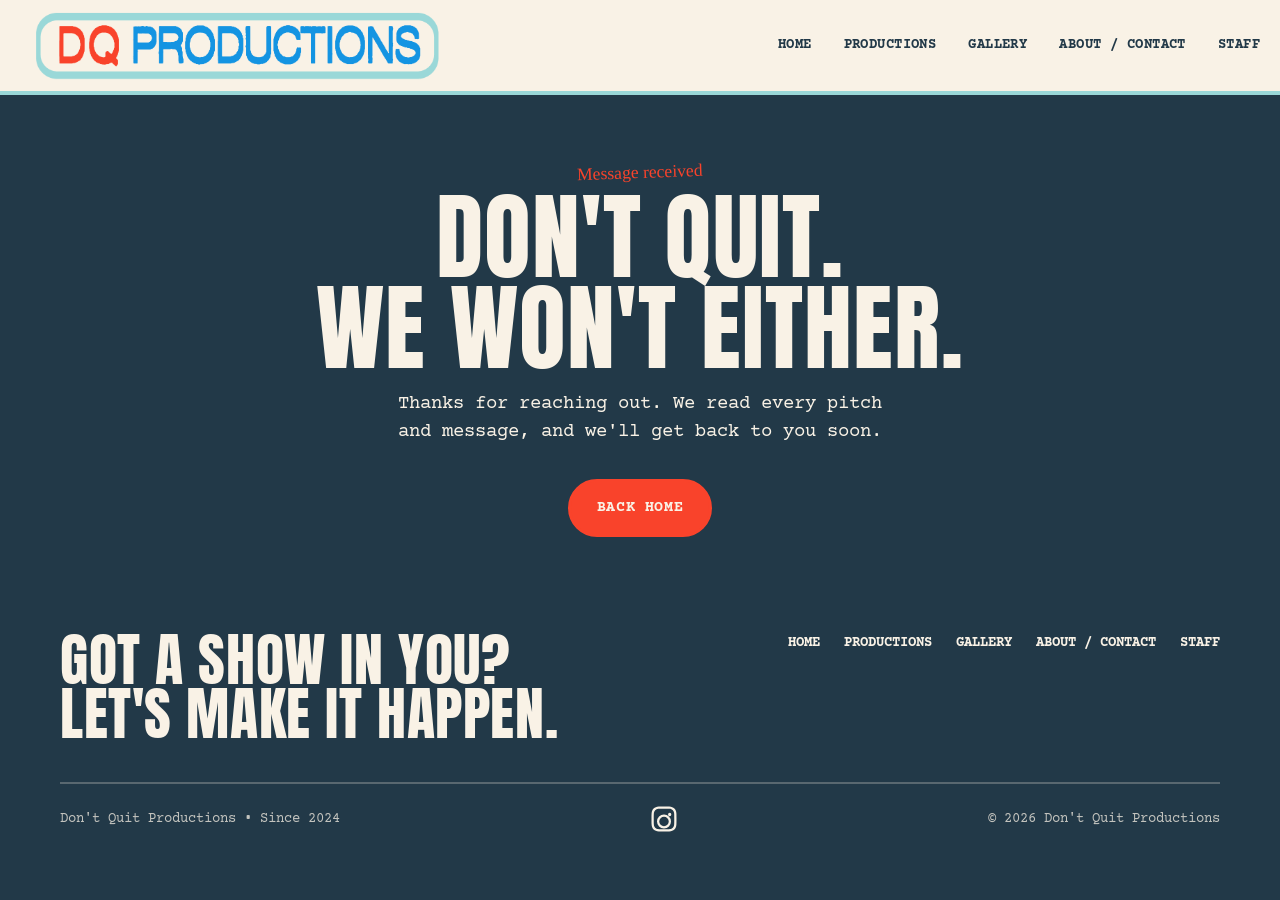
<file: thank-you.html>
<!doctype html>
<html lang="en">
<head>
<meta charset="UTF-8">
<meta name="viewport" content="width=device-width, initial-scale=1.0">
<title>Thanks! | Don't Quit Productions</title>
<link rel="icon" href="/assets/img/dqp-mark.png">
<link rel="preconnect" href="https://fonts.googleapis.com">
<link rel="preconnect" href="https://fonts.gstatic.com" crossorigin>
<link href="https://fonts.googleapis.com/css2?family=Anton&family=Courier+Prime:ital,wght@0,400;0,700;1,400;1,700&family=Permanent+Marker&display=swap" rel="stylesheet">
<link rel="stylesheet" href="/css/style.css">
</head>
<body>

<header class="site-header">
  <div class="wrap nav">
    <a href="/" class="nav__logo"><img src="/assets/img/dqp-lockup-horizontal-cropped.png" alt="Don't Quit Productions"></a>
    <button class="nav__toggle" aria-label="Toggle menu"><span></span><span></span><span></span></button>
    <ul class="nav__links">
      <li><a href="/">Home</a></li>
      <li><a href="/productions.html">Productions</a></li>
      <li><a href="/gallery.html">Gallery</a></li>
      <li><a href="/about.html">About / Contact</a></li>
      <li><a href="/staff.html">Staff</a></li>
    </ul>
  </div>
</header>

<section class="page-hero text-center">
  <div class="wrap">
    <span class="eyebrow">Message received</span>
    <h1>Don't Quit.<br>We won't either.</h1>
    <p style="margin:1rem auto 0;">Thanks for reaching out. We read every pitch and message, and we'll get back to you soon.</p>
    <a href="/" class="btn btn-red mt-2">Back Home</a>
  </div>
</section>

<footer class="site-footer">
  <div class="wrap">
    <div class="footer-top">
      <h2>Got a show in you? Let's make it happen.</h2>
      <ul class="footer-links">
        <li><a href="/">Home</a></li>
        <li><a href="/productions.html">Productions</a></li>
        <li><a href="/gallery.html">Gallery</a></li>
        <li><a href="/about.html">About / Contact</a></li>
        <li><a href="/staff.html">Staff</a></li>
      </ul>
    </div>
    <div class="footer-bottom">
      <span>Don't Quit Productions • Since 2024</span>
      <div class="footer-links" id="social-links"></div>
      <span>&copy; <span id="footer-year"></span> Don't Quit Productions</span>
    </div>
  </div>
</footer>

<script src="/js/main.js"></script>
</body>
</html>
</file>
<file: css/style.css>
/* ===========================================================
   Don't Quit Productions: design tokens
=========================================================== */
@font-face {
  font-family: 'Offset';
  src: url('/assets/fonts/OffsetTM.woff2') format('woff2'),
       url('/assets/fonts/OffsetTM.woff') format('woff');
  font-weight: 400;
  font-style: normal;
  font-display: swap;
}

:root {
  --cream: #f9f2e6;
  --red: #f9432b;
  --blue: #0393fd;
  --mint: #9ad8d8;
  --skyblue: #9bcbe4;
  --navy: #223948;

  --font-display: 'Anton', sans-serif;
  --font-body: 'Courier Prime', monospace;
  --font-marker: 'Permanent Marker', cursive;

  --container: 1240px;
  --gap: clamp(1.25rem, 3vw, 2.5rem);
}

* { box-sizing: border-box; }
html { scroll-behavior: smooth; }

body {
  margin: 0;
  background: var(--navy);
  color: var(--cream);
  font-family: var(--font-body);
  font-size: 1rem;
  line-height: 1.5;
  -webkit-font-smoothing: antialiased;
}

img { max-width: 100%; display: block; }

a { color: inherit; text-decoration: none; }

.wrap {
  max-width: var(--container);
  margin: 0 auto;
  padding: 0 clamp(1.25rem, 4vw, 2.5rem);
}

h1, h2, h3 {
  font-family: var(--font-display);
  font-weight: 400;
  line-height: 0.95;
  margin: 0;
  text-transform: uppercase;
  letter-spacing: 0.01em;
}

p { margin: 0 0 1rem; }

.tag {
  font-family: var(--font-marker);
  display: inline-block;
  transform: rotate(-3deg);
}

/* ---------- buttons ---------- */
.btn {
  display: inline-flex;
  align-items: center;
  gap: 0.5rem;
  font-family: var(--font-body);
  font-weight: 700;
  font-size: 0.95rem;
  text-transform: uppercase;
  letter-spacing: 0.04em;
  padding: 0.9rem 1.6rem;
  border-radius: 999px;
  border: 3px solid var(--navy);
  background: var(--navy);
  color: var(--cream);
  cursor: pointer;
  transition: transform 0.15s ease, background 0.15s ease, color 0.15s ease;
}
.btn:hover { transform: translate(-2px, -2px); }
.btn:active { transform: translate(0, 0); }

.btn-outline {
  background: transparent;
  color: var(--navy);
}
.btn-red { background: var(--red); border-color: var(--red); color: var(--cream); }
.btn-blue { background: var(--blue); border-color: var(--blue); color: var(--cream); }
.btn-mint { background: var(--mint); border-color: var(--mint); color: var(--navy); }

/* ===========================================================
   Nav
=========================================================== */
.site-header {
  position: sticky;
  top: 0;
  z-index: 50;
  background: var(--cream);
  color: var(--navy);
  border-bottom: 4px solid var(--mint);
}
.nav {
  display: flex;
  align-items: center;
  justify-content: space-between;
  padding: 0.6rem 0;
}
.nav__logo img { height: 72px; width: auto; }
@media (max-width: 500px) {
  .nav__logo img { height: 56px; }
}
.nav__links {
  display: flex;
  align-items: center;
  gap: clamp(1rem, 2.5vw, 2.25rem);
  list-style: none;
  margin: 0;
  padding: 0;
  font-weight: 700;
  text-transform: uppercase;
  font-size: 0.9rem;
  letter-spacing: 0.03em;
}
.nav__links a {
  position: relative;
  padding: 0.25rem 0;
}
.nav__links a::after {
  content: "";
  position: absolute;
  left: 0; right: 100%;
  bottom: -2px;
  height: 3px;
  background: var(--red);
  transition: right 0.2s ease;
}
.nav__links a:hover::after,
.nav__links a.is-active::after { right: 0; }

.nav__toggle {
  display: none;
  background: none;
  border: none;
  cursor: pointer;
  padding: 0.4rem;
}
.nav__toggle span {
  display: block;
  width: 26px;
  height: 3px;
  background: var(--navy);
  margin: 5px 0;
}

@media (max-width: 760px) {
  .nav__toggle { display: block; }
  .nav__links {
    position: absolute;
    top: 100%;
    left: 0;
    right: 0;
    background: var(--cream);
    border-bottom: 3px solid var(--navy);
    flex-direction: column;
    align-items: flex-start;
    padding: 1rem 1.25rem 1.5rem;
    gap: 1rem;
    display: none;
  }
  .nav__links.is-open { display: flex; }
}

/* ===========================================================
   Hero
=========================================================== */
.hero {
  position: relative;
  padding: clamp(3rem, 8vw, 6rem) 0 clamp(2rem, 5vw, 3.5rem);
  overflow: hidden;
}
.hero__row {
  display: flex;
  align-items: center;
  gap: clamp(2rem, 6vw, 4rem);
}
.hero__eyebrow {
  font-family: var(--font-marker);
  color: var(--red);
  font-size: clamp(1rem, 2vw, 1.3rem);
  transform: rotate(-2deg);
  display: inline-block;
  margin-bottom: 0.5rem;
}
.hero h1 {
  font-size: clamp(3.2rem, 12vw, 9rem);
  color: var(--cream);
}
.hero h1 span { color: var(--blue); }
.hero__sub {
  max-width: 640px;
  font-size: clamp(1.05rem, 2vw, 1.3rem);
  margin-top: 1.25rem;
  margin-bottom: 2rem;
  text-wrap: balance;
}
.hero__ctas { display: flex; gap: 1rem; flex-wrap: wrap; }
.hero__badge {
  flex-shrink: 0;
  width: clamp(200px, 20vw, 320px);
  transform: rotate(5deg);
}
@media (max-width: 1150px) {
  .hero__badge { display: none; }
}

/* marquee ticker */
.marquee {
  border-top: 3px solid var(--navy);
  border-bottom: 3px solid var(--navy);
  background: var(--cream);
  color: var(--navy);
  overflow: hidden;
  white-space: nowrap;
  padding: 0.9rem 0;
}
.marquee__track {
  display: inline-block;
  padding-left: 100%;
  animation: marquee 45s linear infinite;
  font-family: var(--font-display);
  text-transform: uppercase;
  font-size: clamp(1rem, 2vw, 1.4rem);
  letter-spacing: 0.04em;
}
.marquee__track span { color: var(--red); margin: 0 0.75em; }
@keyframes marquee {
  0% { transform: translateX(0); }
  100% { transform: translateX(-100%); }
}
@media (prefers-reduced-motion: reduce) {
  .marquee__track { animation: none; }
}

/* ===========================================================
   Section basics
=========================================================== */
section { padding: clamp(3rem, 7vw, 5rem) 0; }

.section-head {
  display: flex;
  align-items: flex-end;
  justify-content: space-between;
  gap: 1.5rem;
  margin-bottom: clamp(1.75rem, 4vw, 2.75rem);
  flex-wrap: wrap;
}
.section-head h2 {
  font-size: clamp(2.2rem, 6vw, 4rem);
}
.eyebrow {
  font-family: var(--font-marker);
  color: var(--red);
  font-size: 1.1rem;
  transform: rotate(-2deg);
  display: inline-block;
  margin-bottom: 0.35rem;
}

.section--navy { background: var(--navy); color: var(--cream); }
.section--navy h2 { color: var(--cream); }
.section--navy .eyebrow { color: var(--mint); }

/* ===========================================================
   Featured show / spotlight
=========================================================== */
.spotlight {
  display: grid;
  grid-template-columns: minmax(240px, 380px) 1fr;
  gap: var(--gap);
  align-items: center;
  background: var(--cream);
  color: var(--navy);
  border: 3px solid var(--navy);
  border-radius: 28px;
  padding: clamp(1.5rem, 4vw, 2.5rem);
  box-shadow: 10px 10px 0 var(--navy);
}
.spotlight__poster {
  border-radius: 18px;
  overflow: hidden;
  border: 3px solid var(--navy);
  aspect-ratio: 3 / 4;
  background: var(--skyblue);
}
.spotlight__poster img { width: 100%; height: 100%; object-fit: cover; }
.spotlight__status {
  font-family: var(--font-marker);
  background: var(--red);
  color: var(--cream);
  display: inline-block;
  padding: 0.25rem 0.9rem;
  border-radius: 999px;
  transform: rotate(-3deg);
  margin-bottom: 0.75rem;
  font-size: 0.95rem;
}
.spotlight__title { font-size: clamp(2rem, 5vw, 3.2rem); margin-bottom: 0.5rem; }
.spotlight__meta { font-weight: 700; margin-bottom: 1rem; }
.spotlight__meta div { display: flex; align-items: center; gap: 0.5rem; margin-bottom: 0.2rem; }

@media (max-width: 700px) {
  .spotlight { grid-template-columns: 1fr; }
}

/* ===========================================================
   Show grid (Productions page)
=========================================================== */
.year-tabs {
  display: flex;
  gap: 0.6rem;
  flex-wrap: wrap;
  margin-bottom: clamp(1.75rem, 4vw, 2.5rem);
}
.filter-tab {
  font-family: var(--font-body);
  font-weight: 700;
  text-transform: uppercase;
  letter-spacing: 0.03em;
  padding: 0.6rem 1.3rem;
  border-radius: 999px;
  border: 3px solid var(--skyblue);
  background: transparent;
  color: var(--skyblue);
  cursor: pointer;
  font-size: 0.9rem;
}
.filter-tab.is-active { background: var(--blue); border-color: var(--blue); color: var(--cream); opacity: 1; }

.show-grid {
  display: grid;
  grid-template-columns: repeat(auto-fill, minmax(260px, 1fr));
  gap: var(--gap);
}
.show-card {
  background: var(--cream);
  color: var(--navy);
  border: 3px solid var(--navy);
  border-radius: 22px;
  overflow: hidden;
  transition: transform 0.15s ease, box-shadow 0.15s ease;
  box-shadow: 6px 6px 0 var(--navy);
}
.show-card:hover { transform: translate(-3px, -3px); box-shadow: 9px 9px 0 var(--navy); }
.show-card__poster { aspect-ratio: 3/4; background: var(--skyblue); }
.show-card__poster img { width: 100%; height: 100%; object-fit: cover; }
.show-card__body { padding: 1.1rem 1.25rem 1.4rem; }
.show-card__title { font-family: var(--font-display); font-size: 1.4rem; text-transform: uppercase; margin-bottom: 0.3rem; }
.show-card__tagline { font-size: 0.92rem; margin-bottom: 0.6rem; opacity: 0.85; }
.show-card__meta { font-size: 0.85rem; font-weight: 700; margin-bottom: 0.85rem; }
.show-card__meta div { display: flex; align-items: center; gap: 0.4rem; margin-bottom: 0.15rem; }
.meta-icon { width: 14px; height: 14px; flex-shrink: 0; }
.show-card__footer { display: flex; align-items: center; justify-content: space-between; gap: 0.5rem; }
.badge {
  font-family: var(--font-marker);
  font-size: 0.85rem;
  padding: 0.15rem 0.7rem;
  border-radius: 999px;
  transform: rotate(-3deg);
}
.badge--live { background: var(--red); color: var(--cream); }
.badge--past { background: var(--mint); color: var(--navy); }
.badge--soon { background: var(--blue); color: var(--cream); }

.empty-state {
  border: 3px dashed var(--cream);
  border-radius: 22px;
  padding: 3rem 1.5rem;
  text-align: center;
  font-weight: 700;
}

/* ===========================================================
   Mission / About blocks
=========================================================== */
.mission {
  display: grid;
  grid-template-columns: 1fr 1fr;
  gap: var(--gap);
  align-items: center;
}
.mission .mt-2 { white-space: pre-line; }
.mission__media {
  border-radius: 20px;
  overflow: hidden;
  border: 3px solid var(--navy);
  aspect-ratio: 16 / 10;
  background: var(--skyblue);
  margin-bottom: clamp(1.25rem, 3vw, 1.75rem);
}
.mission__media img { width: 100%; height: 100%; object-fit: cover; }
.mission__stats {
  display: flex;
  flex-wrap: wrap;
  gap: clamp(1.25rem, 4vw, 2rem);
}
.stat-tile__value {
  font-family: var(--font-display);
  font-size: clamp(2rem, 4vw, 2.8rem);
  color: var(--red);
  line-height: 0.9;
}
.stat-tile__label {
  font-size: 0.9rem;
  margin-top: 0.25rem;
}
@media (max-width: 760px) {
  .mission { grid-template-columns: 1fr; }
}

.pitch-box {
  background: var(--mint);
  color: var(--navy);
  border: 3px solid var(--navy);
  border-radius: 24px;
  padding: clamp(1.75rem, 4vw, 2.5rem);
  text-align: center;
  box-shadow: 8px 8px 0 var(--navy);
}
.pitch-box .eyebrow { color: var(--navy); }
.pitch-box--support { background: var(--skyblue); }
.pitch-box--support .btn { border-color: var(--navy); }
.pitch-box h3 { font-size: clamp(1.8rem, 4vw, 2.6rem); margin-bottom: 0.75rem; }

/* ---------- contact form ---------- */
.contact-form {
  max-width: 560px;
  margin: 2rem auto 0;
  text-align: left;
  display: grid;
  gap: 1.1rem;
}
.contact-form .field-row {
  display: grid;
  grid-template-columns: 1fr 1fr;
  gap: 1.1rem;
}
@media (max-width: 560px) {
  .contact-form .field-row { grid-template-columns: 1fr; }
}
.contact-form label {
  display: block;
  font-weight: 700;
  text-transform: uppercase;
  font-size: 0.8rem;
  letter-spacing: 0.04em;
  margin-bottom: 0.4rem;
  color: var(--navy);
}
.contact-form input,
.contact-form select,
.contact-form textarea {
  width: 100%;
  font-family: var(--font-body);
  font-size: 1rem;
  padding: 0.75rem 0.9rem;
  border-radius: 12px;
  border: 3px solid var(--navy);
  background: var(--cream);
  color: var(--navy);
}
.contact-form input:focus,
.contact-form select:focus,
.contact-form textarea:focus {
  outline: 3px solid var(--blue);
  outline-offset: 2px;
}
.contact-form textarea { resize: vertical; min-height: 120px; }
.contact-form .btn { justify-self: start; }
.visually-hidden {
  position: absolute;
  width: 1px; height: 1px;
  margin: -1px; padding: 0; border: 0;
  clip: rect(0 0 0 0);
  overflow: hidden;
  white-space: nowrap;
}
.form-note { font-size: 0.85rem; opacity: 0.8; margin-top: 1rem; }
.form-note a { text-decoration: underline; }

/* ===========================================================
   Founders (small, founder-run team — feature layout, not a directory grid)
=========================================================== */
.founders {
  display: flex;
  flex-direction: column;
  gap: var(--gap);
}
.founder {
  display: grid;
  grid-template-columns: minmax(200px, 280px) 1fr;
  gap: clamp(1.5rem, 4vw, 2.5rem);
  align-items: start;
  background: var(--cream);
  color: var(--navy);
  border: 3px solid var(--navy);
  border-radius: 28px;
  padding: clamp(1.5rem, 4vw, 2.5rem);
  box-shadow: 8px 8px 0 var(--navy);
}
.founder__photo {
  aspect-ratio: 1;
  border-radius: 20px;
  overflow: hidden;
  border: 3px solid var(--navy);
  background: var(--skyblue);
}
.founder__photo img { width: 100%; height: 100%; object-fit: cover; }
.founder__name { font-family: var(--font-display); font-size: clamp(1.6rem, 3vw, 2.2rem); text-transform: uppercase; margin-bottom: 0.3rem; }
.founder__role {
  font-family: var(--font-marker);
  color: var(--red);
  display: inline-block;
  transform: rotate(-2deg);
  margin-bottom: 1rem;
}
.founder__bio {
  font-size: 1rem;
  line-height: 1.65;
  white-space: pre-line;
}
@media (max-width: 640px) {
  .founder { grid-template-columns: 1fr; }
  .founder__photo { max-width: 200px; }
}

/* ===========================================================
   Photo gallery
=========================================================== */
.gallery-grid {
  display: grid;
  grid-template-columns: repeat(auto-fill, minmax(240px, 1fr));
  gap: var(--gap);
}
.gallery-item {
  background: var(--cream);
  border: 3px solid var(--navy);
  border-radius: 22px;
  overflow: hidden;
  box-shadow: 6px 6px 0 var(--navy);
  transition: transform 0.15s ease, box-shadow 0.15s ease;
}
.gallery-item:hover { transform: translate(-3px, -3px); box-shadow: 9px 9px 0 var(--navy); }
.gallery-item__photo { aspect-ratio: 4 / 3; background: var(--skyblue); }
.gallery-item__photo img { width: 100%; height: 100%; object-fit: cover; }
.gallery-item__caption {
  padding: 0.85rem 1.1rem;
  font-size: 0.85rem;
  font-weight: 700;
  color: var(--navy);
}

.instagram-embed-frame {
  background: var(--cream);
  border: 3px solid var(--navy);
  border-radius: 22px;
  box-shadow: 8px 8px 0 var(--navy);
  padding: clamp(1rem, 3vw, 1.5rem);
}

/* ===========================================================
   Footer
=========================================================== */
.site-footer {
  background: var(--navy);
  color: var(--cream);
  padding: clamp(2.5rem, 6vw, 4rem) 0 1.5rem;
}
.footer-top {
  display: flex;
  justify-content: space-between;
  align-items: flex-start;
  gap: var(--gap);
  flex-wrap: wrap;
  margin-bottom: 2.5rem;
}
.footer-top h2 {
  font-size: clamp(2.2rem, 6vw, 3.6rem);
  max-width: 560px;
}
.footer-links {
  list-style: none;
  padding: 0;
  margin: 0;
  display: flex;
  gap: 1.5rem;
  flex-wrap: wrap;
  font-weight: 700;
  text-transform: uppercase;
  font-size: 0.9rem;
}
#social-links {
  align-items: center;
  gap: 1rem;
}
.social-icon {
  width: 30px;
  height: 30px;
  display: block;
  opacity: 1;
  transition: opacity 0.15s ease;
}
#social-links a:hover .social-icon { opacity: 0.7; }
.footer-bottom {
  border-top: 2px solid rgba(249,242,230,0.25);
  padding-top: 1.25rem;
  display: flex;
  justify-content: space-between;
  align-items: center;
  gap: 1rem;
  flex-wrap: wrap;
  font-size: 0.85rem;
}
.footer-bottom > span { opacity: 0.75; }

/* ===========================================================
   Page headers (Productions / About / Staff)
=========================================================== */
.page-hero {
  padding: clamp(2.5rem, 6vw, 4rem) 0 clamp(1.5rem, 4vw, 2rem);
}
.page-hero h1 { font-size: clamp(2.8rem, 9vw, 6rem); }
.page-hero p { max-width: 620px; font-size: clamp(1rem, 2vw, 1.2rem); margin-top: 1rem; text-wrap: balance; }

/* utility */
.text-center { text-align: center; }
.mt-2 { margin-top: 2rem; }
</file>
